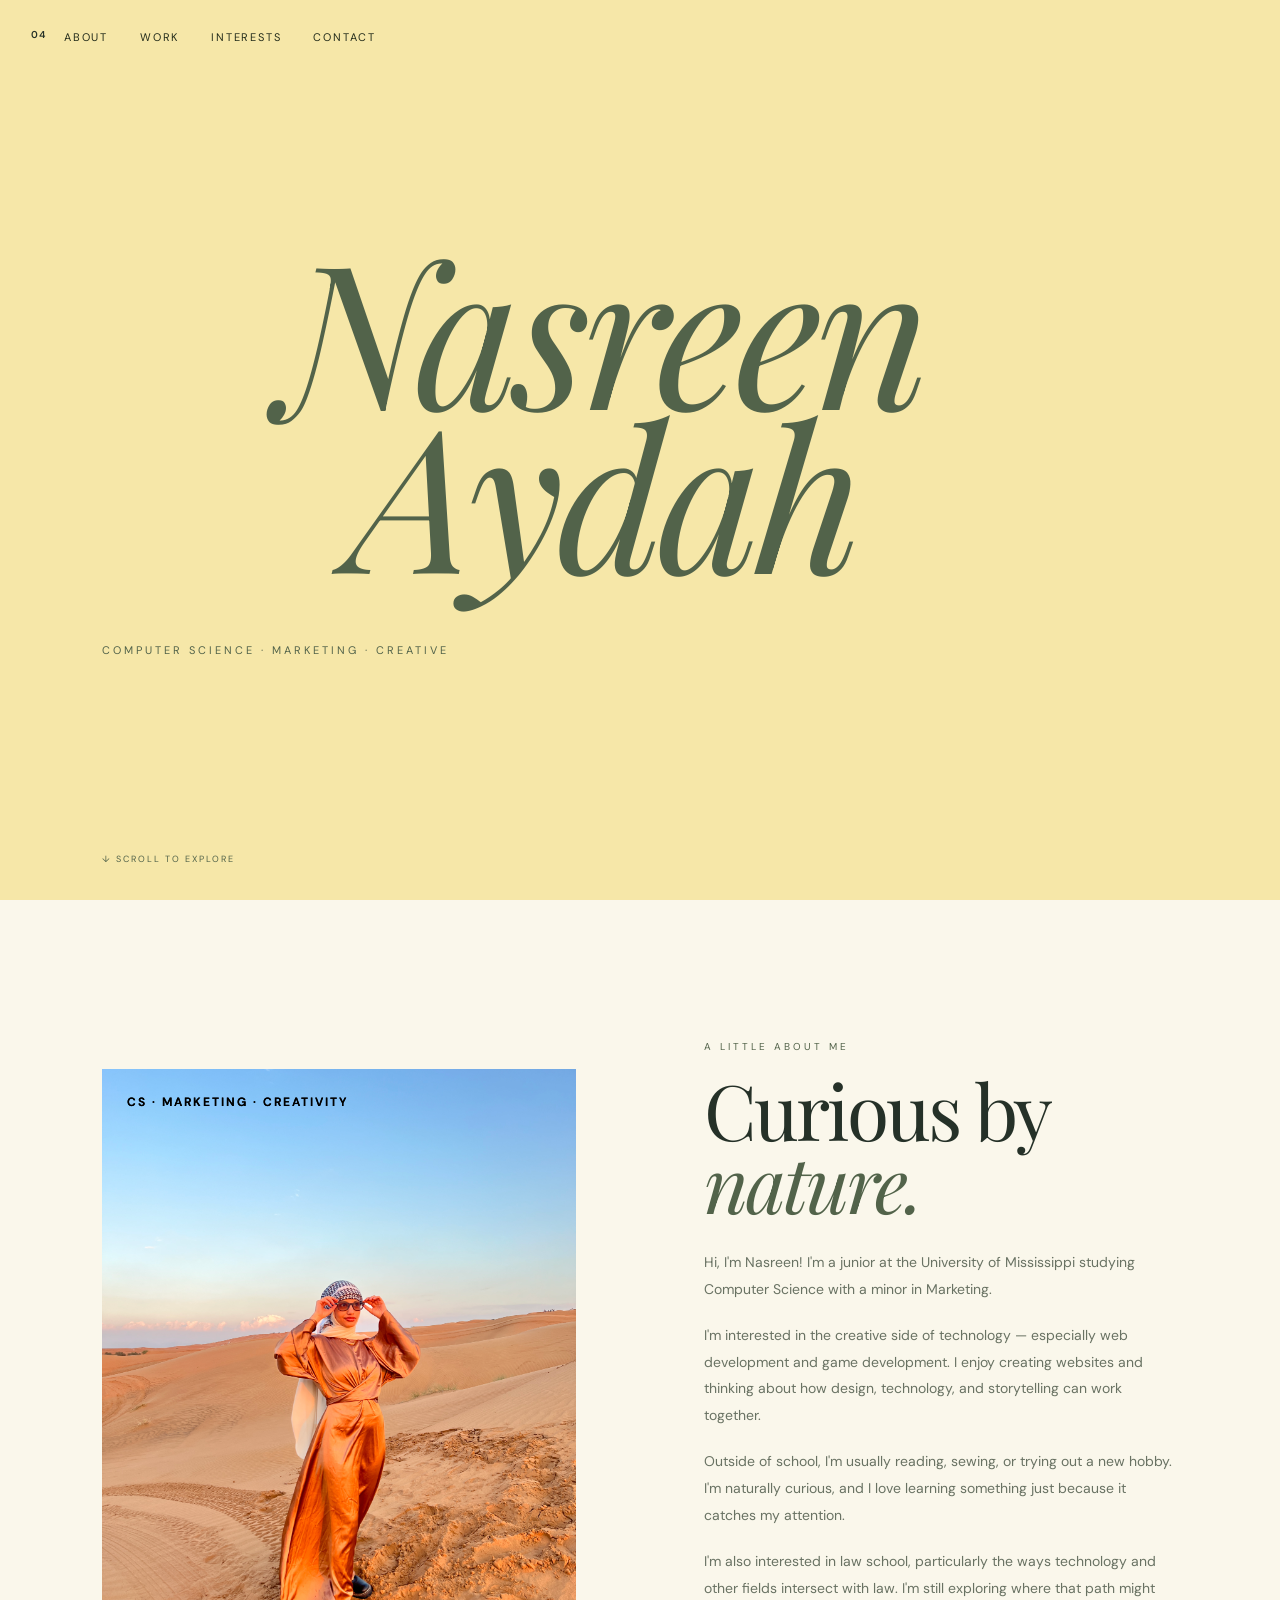
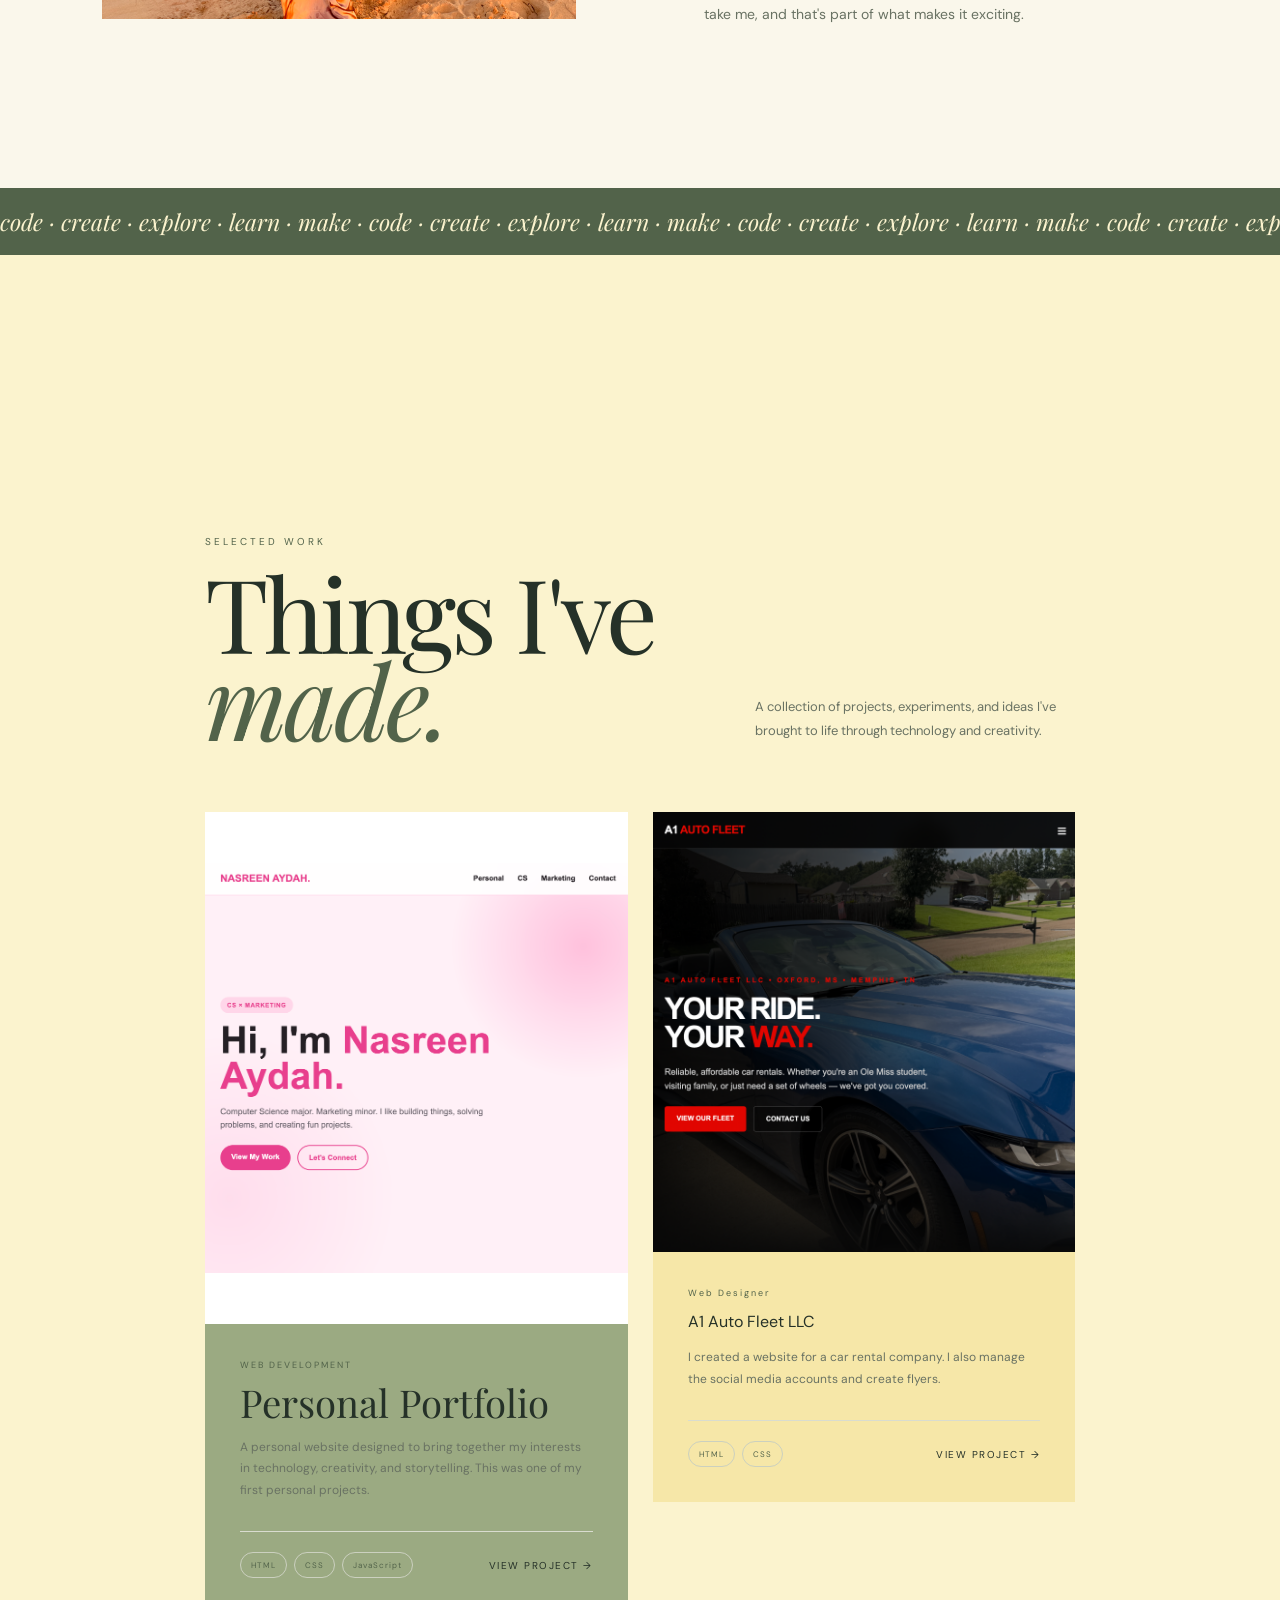
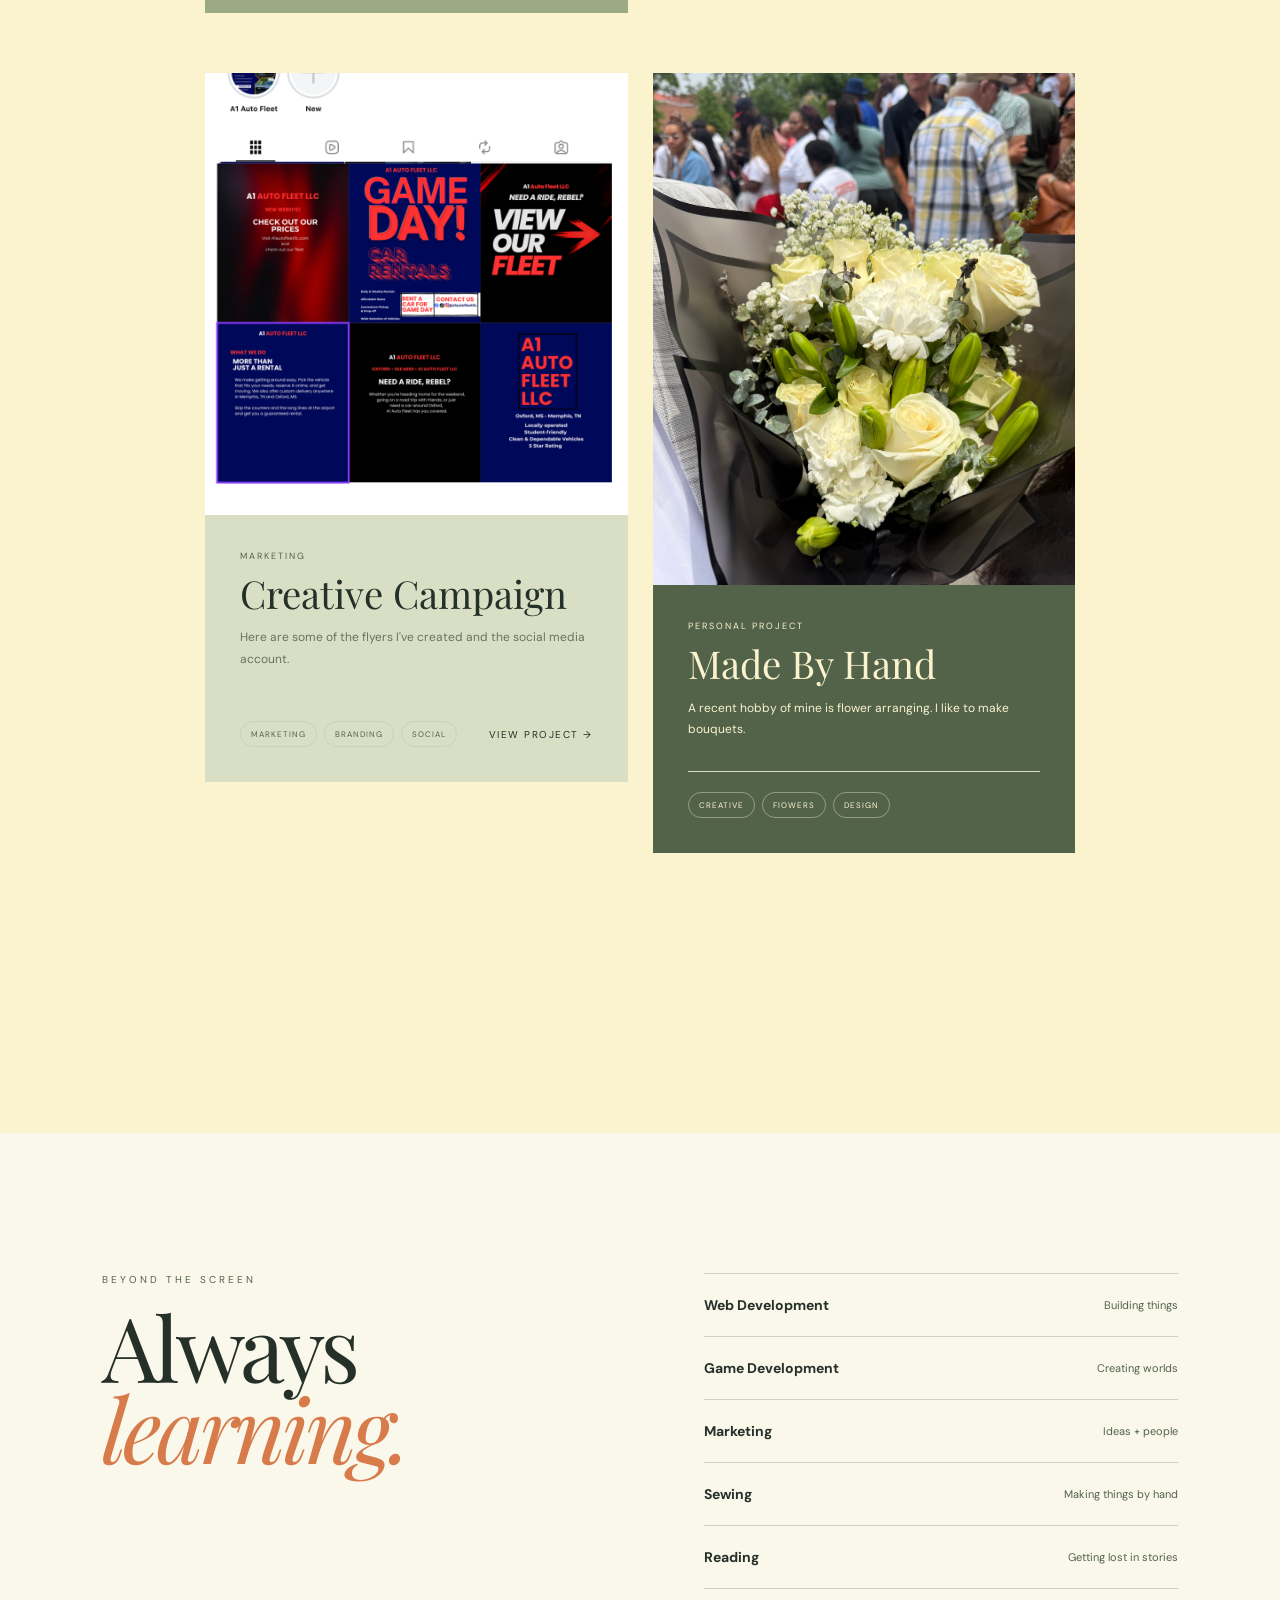
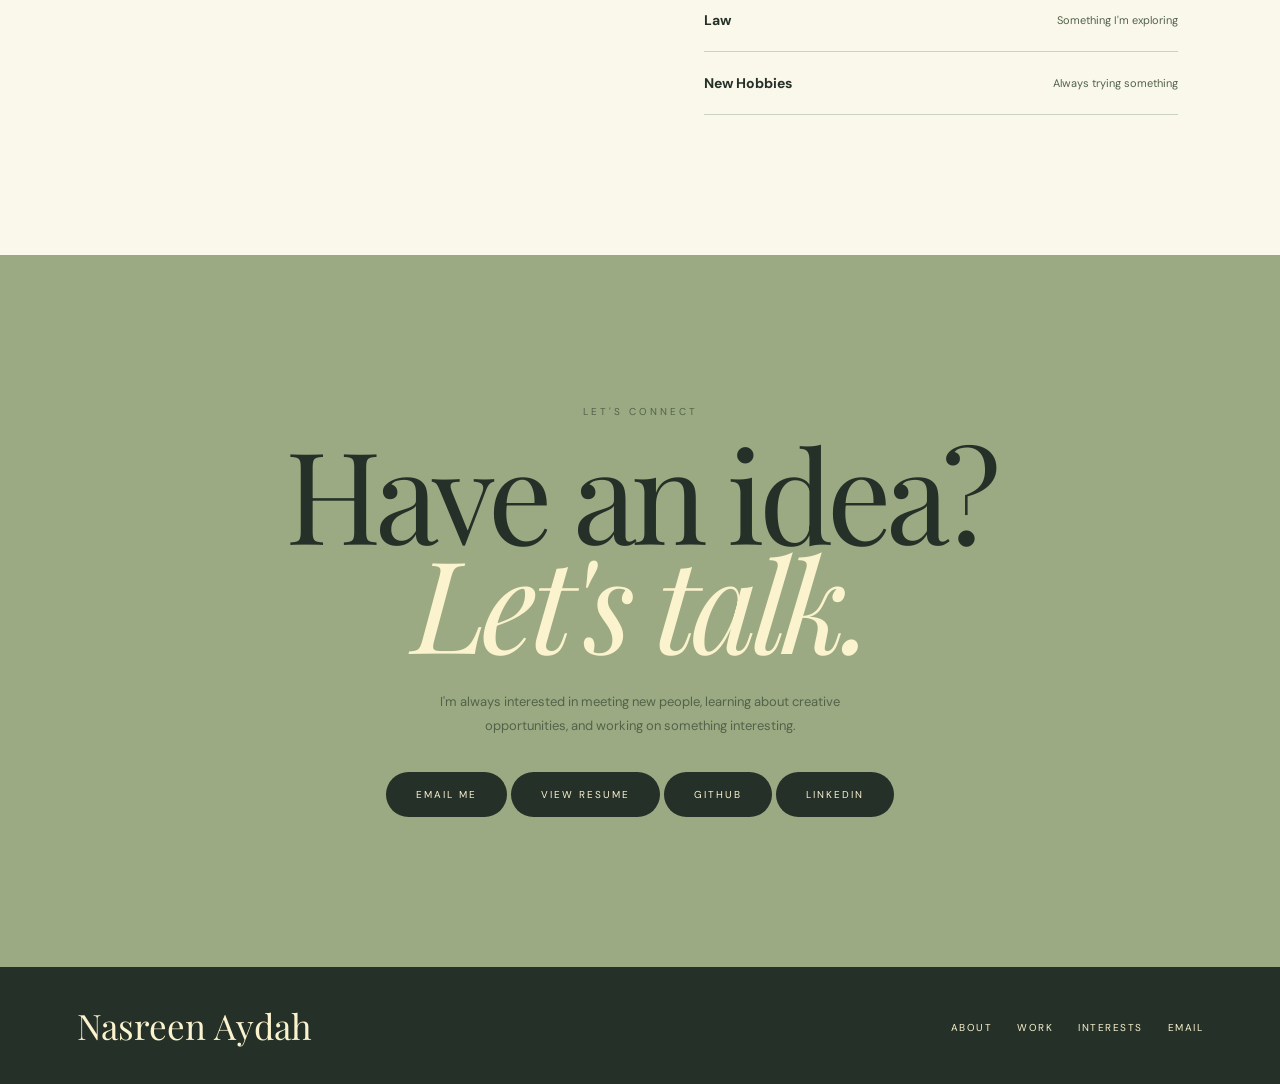
<file: index.html>
<!DOCTYPE html>
<html lang="en">
<head>
  <meta charset="UTF-8">
  <meta name="viewport" content="width=device-width, initial-scale=1.0">

  <title>Nasreen Aydah — Creative Portfolio</title>

  <!-- Google Fonts -->
  <link rel="preconnect" href="https://fonts.googleapis.com">
  <link rel="preconnect" href="https://fonts.gstatic.com" crossorigin>
  <link href="https://fonts.googleapis.com/css2?family=DM+Sans:wght@400;500;600&family=Playfair+Display:ital,wght@0,400;0,500;1,400&display=swap" rel="stylesheet">

  
  <link rel="stylesheet" href="creative.css">

</head>


<body>


  <!-- ================= NAVIGATION ================= -->

  <nav>

    

    <ul class="nav-links">

      <li>
        <a href="#about">About</a>
      </li>

      <li>
        <a href="#work">Work</a>
      </li>

      <li>
        <a href="#interests">Interests</a>
      </li>

      <li>
        <a href="#contact">Contact</a>
      </li>

    </ul>

  </nav>


  <!-- ================= HERO ================= -->

  <section class="hero">

    <div class="hero-content">
      <h1>
        
        <em>Nasreen</em>
        <em>Aydah</em>
      </h1>

      <div class="small-title">
        Computer Science · Marketing · Creative
      </div>

      
    </div>



    

    <div class="scroll">
      ↓ scroll to explore
    </div>

  </section>


  <!-- ================= ABOUT ================= -->

  <section class="about" id="about">

    <div class="about-image">
      <div class="about-image">
  <img src="me.png" alt="Nasreen Aydah">
</div>


    </div>


    <div class="about-text">

      <div class="label">
        A little about me
      </div>

      <h2>
        Curious by<br>
        <em>nature.</em>
      </h2>

      <p>
        Hi, I'm Nasreen! I'm a junior at the University of
        Mississippi studying Computer Science with a minor
        in Marketing.
      </p>

      <p>
        I'm interested in the creative side of technology —
        especially web development and game development.
        I enjoy creating websites and thinking about how
        design, technology, and storytelling can work together.
      </p>

      <p>
        Outside of school, I'm usually reading, sewing,
        or trying out a new hobby. I'm naturally curious,
        and I love learning something just because it
        catches my attention.
      </p>

      <p>
        I'm also interested in law school, particularly
        the ways technology and other fields intersect with
        law. I'm still exploring where that path might take me,
        and that's part of what makes it exciting.
      </p>

     

    </div>

  </section>


  <!-- ================= MARQUEE ================= -->

  <div class="marquee">

    <div class="marquee-inner">

      code · create · explore · learn · make ·
      code · create · explore · learn · make ·
      code · create · explore · learn · make ·
      code · create · explore · learn · make ·
      code · create · explore · learn · make ·
      code · create · explore · learn · make ·


    </div>

  </div>


  <!-- ================= WORK ================= -->

  <section class="work" id="work">

    


      <!-- ================= WORK ================= -->

<section class="work" id="work">

  <div class="work-header">

    <div>
      <div class="section-label">
        Selected work
      </div>

      <h2>
        Things I've<br>
        <em>made.</em>
      </h2>
    </div>

    <p>
      A collection of projects, experiments,
      and ideas I've brought to life through
      technology and creativity.
    </p>

  </div>


  <div class="projects">


    <!-- ================= PROJECT 01 ================= -->

    <article class="project-card project-large">

      <div class="project-image">

        <img
          src="portfolio.png"
          alt="Nasreen's personal portfolio website"
        >

        <div class="project-number">
          01
        </div>

      </div>


      <div class="project-info">

        <div>

          <div class="project-type">
            WEB DEVELOPMENT
          </div>

          <h3>
            Personal Portfolio
          </h3>

          <p>
            A personal website designed to bring together
            my interests in technology, creativity, and
            storytelling. This was one of my first personal projects.
          </p>

        </div>


        <div class="project-bottom">

          <div class="project-tags">
            <span>HTML</span>
            <span>CSS</span>
            <span>JavaScript</span>
          </div>

          <a href="https://niaydah.github.io/#contact" class="project-link">
            View project →
          </a>

        </div>

      </div>

    </article>



    <!-- ================= PROJECT 02 ================= -->

    <article class="project-card">

      <div class="project-image project-image-yellow">

        <img
          src="a1autofleet.png"
          alt="A1 Auto Fleet LLC"
        >

        <div class="project-number">
          02
        </div>

      </div>


      <div class="project-info">

        <div>

          <div class="project-type">
            Web Designer
          </div>
          A1 Auto Fleet LLC

        
          <h3>
            
          </h3>

          <p>
            I created a website for a car 
            rental company. I also manage the social media accounts
            and create flyers. 
          </p>

        </div>


        <div class="project-bottom">

          <div class="project-tags">
            <span>HTML</span>
            <span>CSS</span>
          </div>

          <a href="#" class="project-link">
            View project →
          </a>

        </div>

      </div>

    </article>



    <!-- ================= PROJECT 03 ================= -->

    <article class="project-card">

      <div class="project-image project-image-sage">

        <img
          src="marketing.png"
          alt="Marketing campaign project"
        >

        <div class="project-number">
          03
        </div>

      </div>


      <div class="project-info">

        <div>

          <div class="project-type">
            MARKETING
          </div>

          <h3>
            Creative Campaign
          </h3>

          <p>
            Here are some of the flyers I've created 
            and the social media account. 
          </p>

        </div>


        <div class="project-bottom">

          <div class="project-tags">
            <span>MARKETING</span>
            <span>BRANDING</span>
            <span>SOCIAL</span>
          </div>

          <a href="https://www.instagram.com/a1autofleetllc/" class="project-link">
            View project →
          </a>

        </div>

      </div>

    </article>



    <!-- ================= PROJECT 04 ================= -->

    <article class="project-card project-large">

      <div class="project-image project-image-green">

        <img
          src="flowers.png"
          alt="Creative personal project"
        >

        <div class="project-number">
          04
        </div>

      </div>


      <div class="project-info">

        <div>

          <div class="project-type">
            PERSONAL PROJECT
          </div>

          <h3>
            Made By Hand
          </h3>

          <p>
            A recent hobby of mine is flower arranging. 
            I like to make bouquets. 
          </p>

        </div>


        <div class="project-bottom">

          <div class="project-tags">
            <span>CREATIVE</span>
            <span>FlOWERS</span>
            <span>DESIGN</span>
          </div>

          
        </div>

      </div>

    </article>


  </div>

</section>

     

  </section>


  <!-- ================= INTERESTS ================= -->

  <section class="interests" id="interests">

    <div>

      <div class="section-label">
        Beyond the screen
      </div>

      <h2>
        Always
        <em>learning.</em>
      </h2>

    </div>


    <div class="interest-list">

      <div class="interest">
        <strong>Web Development</strong>
        <span>Building things</span>
      </div>

      <div class="interest">
        <strong>Game Development</strong>
        <span>Creating worlds</span>
      </div>

      <div class="interest">
        <strong>Marketing</strong>
        <span>Ideas + people</span>
      </div>

      <div class="interest">
        <strong>Sewing</strong>
        <span>Making things by hand</span>
      </div>

      <div class="interest">
        <strong>Reading</strong>
        <span>Getting lost in stories</span>
      </div>

      <div class="interest">
        <strong>Law</strong>
        <span>Something I'm exploring</span>
      </div>

      <div class="interest">
        <strong>New Hobbies</strong>
        <span>Always trying something</span>
      </div>

    </div>

  </section>


  <!-- ================= CONTACT ================= -->

  <section class="contact" id="contact">

    <div class="section-label">
      Let's connect
    </div>

    <h2>
      Have an idea?<br>
      <em>Let's talk.</em>
    </h2>

    <p>
      I'm always interested in meeting new people,
      learning about creative opportunities, and
      working on something interesting.
    </p>

    <a
      href="mailto:nasreenaydah@email.com"
      class="contact-button"
    >
      Email Me
    </a>

    <a href="NasreenResume20Fall.pdf" target="_blank" class="contact-button">
        View Resume
    </a>
    <a href="https://github.com/Niaydah" target="_blank" class="contact-button">
        GitHub
    </a>
    <a href="https://www.linkedin.com/in/nasreen-aydah-a81036337/" target="_blank" class="contact-button">
        LinkedIn
    </a>

  </section>


  <!-- ================= FOOTER ================= -->

  <footer>

    <div class="footer-content">

      <div class="footer-logo">
        Nasreen Aydah
      </div>

      <ul class="footer-links">

        <li>
          <a href="#about">About</a>
        </li>

        <li>
          <a href="#work">Work</a>
        </li>

        <li>
          <a href="#interests">Interests</a>
        </li>

        <li>
          <a href="mailto:nasreenaydah@email.com">
            Email
          </a>
        </li>

      </ul>

    </div>

  </footer>


</body>
</html>
</file>
<file: creative.css>
:root {
      --butter: #f6e7a8;
      --butter-light: #fbf3ce;
      --sage: #9baa82;
      --sage-dark: #52634a;
      --cream: #faf7eb;
      --ink: #253128;
      --orange: #d77b4b;
      --white: #fffdf5;
    }

    * {
      margin: 0;
      padding: 0;
      box-sizing: border-box;
    }

    html {
      scroll-behavior: smooth;
    }

    body {
      background: var(--cream);
      color: var(--ink);
      font-family: "DM Sans", sans-serif;
      overflow-x: hidden;
    }


    /* ================= NAVIGATION ================= */

    nav {
      position: fixed;
      top: 0;
      left: 0;
      width: 100%;
      z-index: 100;

      display: flex;
      justify-content: space-between;
      align-items: center;

      padding: 25px 5vw;

      mix-blend-mode: multiply;
    }

    .logo {
      font-family: "Playfair Display", serif;
      font-size: 27px;
      text-decoration: none;
      color: var(--ink);
    }

    .nav-links {
      display: flex;
      gap: 32px;
      list-style: none;
    }

    .nav-links a {
      text-decoration: none;
      color: var(--ink);

      font-size: 11px;
      text-transform: uppercase;
      letter-spacing: 1.8px;

      transition: opacity .3s;
    }

    .nav-links a:hover {
      opacity: .45;
    }


    /* ================= HERO ================= */

    .hero {
      min-height: 100vh;

      background: var(--butter);

      position: relative;
      overflow: hidden;

      display: flex;
      align-items: center;
    }

    .hero-content {
      width: 100%;
      padding: 130px 8vw 100px;

      position: relative;
      z-index: 5;
    }

    .small-title {
      font-size: 11px;
      text-transform: uppercase;
      letter-spacing: 3px;

      color: var(--sage-dark);

      margin-bottom: 28px;
      margin-top: 70px;

      align-items: center;

    }

    .hero h1 {
      font-family: "Playfair Display", serif;
      font-weight: 400;

      font-size: clamp(70px, 12vw, 160px);

      line-height: .82;
      letter-spacing: -7px;

      max-width: 1000px;
      text-align: center;
    }

    .hero h1 em {
      color: var(--sage-dark);
      display: block;
      font-size: 200px;
    }

    .hero-intro {
      max-width: 490px;

      margin-top: 45px;

      font-size: 15px;
      line-height: 1.8;

      color: var(--sage-dark);
    }

    .scroll {
      position: absolute;

      bottom: 35px;
      left: 8vw;

      font-size: 9px;
      letter-spacing: 2px;
      text-transform: uppercase;

      color: var(--sage-dark);
    }


    


    /* ================= ABOUT ================= */

    .about {
      padding: 140px 8vw;

      display: grid;
      grid-template-columns: 1fr 1fr;

      gap: 10vw;

      align-items: center;
    }

    .about-image {
      height: 550px;
      background: var(--sage);
      position: relative;
      overflow: hidden;
    }

    .about-image img {
      width: 100%;
      height: 100%;
      object-fit: cover;
      display: block;
    }

    

    .about-image::after {
  content: "CS · Marketing · Creativity";

  position: absolute;

  top: 25px;
  left: 25px;

  font-size: 12px;
  font-weight: 600;
  text-transform: uppercase;
  letter-spacing: 2px;

  color: #000000;

  z-index: 10;
}


    .about-text .label,
    .section-label {
      font-size: 10px;

      text-transform: uppercase;
      letter-spacing: 3px;

      color: var(--sage-dark);

      margin-bottom: 20px;
    }

    .about-text h2 {
      font-family: "Playfair Display", serif;

      font-size: clamp(50px, 6vw, 80px);

      font-weight: 400;

      line-height: .95;

      letter-spacing: -3px;

      margin-bottom: 30px;
    }

    .about-text h2 em {
      color: var(--sage-dark);
    }

    .about-text p {
      max-width: 500px;

      color: #697263;

      font-size: 14px;

      line-height: 1.9;

      margin-bottom: 20px;
    }


    /* ================= MARQUEE ================= */

    .marquee {
      background: var(--sage-dark);

      color: var(--butter-light);

      overflow: hidden;

      padding: 18px 0;

      white-space: nowrap;
    }

    .marquee-inner {
      display: inline-block;

      animation: marquee 20s linear infinite;

      font-family: "Playfair Display", serif;

      font-size: 23px;

      font-style: italic;
    }

    @keyframes marquee {

      from {
        transform: translateX(0);
      }

      to {
        transform: translateX(-50%);
      }

    }


    /* ================= WORK ================= */

.work {
  padding: 140px 8vw;
  background: var(--butter-light);
}

.work-header {
  display: flex;
  justify-content: space-between;
  align-items: flex-end;
  gap: 60px;
  margin-bottom: 70px;
}

.work-header h2 {
  font-family: "Playfair Display", serif;
  font-size: clamp(55px, 8vw, 110px);
  font-weight: 400;
  line-height: .85;
  letter-spacing: -4px;
}

.work-header h2 em {
  color: var(--sage-dark);
}

.work-header p {
  width: min(100%, 320px);
  font-size: 13px;
  line-height: 1.8;
  color: #697263;
}


/* PROJECT GRID */

.projects {
  display: grid;
  grid-template-columns: repeat(2, minmax(0, 1fr));
  gap: 60px 25px;
  width: 100%;
}


/* PROJECT CARD */

.project-card {
  width: 100%;
  overflow: hidden;

  transition:
    transform .4s ease,
    box-shadow .4s ease;
}

.project-card:hover {
  transform: translateY(-7px);

  box-shadow:
    0 20px 45px rgba(37, 49, 40, .12);
}


/* IMAGE */
/* IMAGE */
.project-image img {
  width: 100%;
  height: 100%;
  display: block;
  object-fit: cover;
}


/* FIRST PROJECT — SHOW ENTIRE IMAGE */

.project-card:first-child .project-image {
  background: #ffffff;
  display: flex;
  align-items: center;
  justify-content: center;
}

.project-card:first-child .project-image img {
  width: 110%;
  height: 80%;
  object-fit: cover;
  object-position: center center;
}

.project-large .project-image {
  height: clamp(350px, 40vw, 550px);
}

/* ALL IMAGE BOXES ARE WHITE */

.project-image-yellow,
.project-image-sage,
.project-image-green {
  background: #ffffff;
}

.project-image img {
  width: 100%;
  height: 100%;

  object-fit: cover;

  display: block;
}


/* NUMBER */

.project-number {
  position: absolute;
  top: 20px;
  left: 20px;

  padding: 8px 11px;

  background: var(--butter);

  color: var(--ink);

  font-size: 10px;
  font-weight: 600;
  letter-spacing: 1px;

  z-index: 5;
}


/* INFORMATION */

.project-info {
  padding: clamp(22px, 3vw, 35px);

  background: var(--sage);
}

.project-type {
  margin-bottom: 12px;

  font-size: 9px;
  letter-spacing: 2px;

  color: var(--sage-dark);
}

.project-info h3 {
  margin-bottom: 15px;

  font-family: "Playfair Display", serif;
  font-size: clamp(30px, 3vw, 42px);
  font-weight: 400;

  line-height: 1;
}

.project-info p {
  max-width: 550px;

  color: #697263;

  font-size: 12px;
  line-height: 1.8;
}

/* ALTERNATING INFO COLORS */

.project-card:nth-child(1) .project-info {
  background: var(--sage);
}

.project-card:nth-child(2) .project-info {
  background: var(--butter);
}

.project-card:nth-child(3) .project-info {
  background: #d8dfc5;
}

.project-card:nth-child(4) .project-info {
  background: var(--sage-dark);
  color: var(--butter-light);
}

/* DARK GREEN CARD TEXT */

.project-card:nth-child(4) .project-type,
.project-card:nth-child(4) .project-info p,
.project-card:nth-child(4) .project-link {
  color: var(--butter-light);
}

.project-card:nth-child(4) .project-tags span {
  color: var(--butter-light);
  border-color: rgba(251, 243, 206, .4);
}


/* INFORMATION */

.project-info {
  padding: clamp(22px, 3vw, 35px);
}

/* BOTTOM */

.project-bottom {
  display: flex;
  justify-content: space-between;
  align-items: center;

  gap: 20px;

  margin-top: 30px;
  padding-top: 20px;

  border-top: 1px solid #d9dccf;
}


/* TAGS */

.project-tags {
  display: flex;
  flex-wrap: wrap;
  gap: 7px;
}

.project-tags span {
  padding: 7px 10px;

  border: 1px solid #cbd0bf;
  border-radius: 30px;

  font-size: 8px;
  letter-spacing: 1px;

  color: var(--sage-dark);
}


/* LINK */

.project-link {
  flex-shrink: 0;

  color: var(--ink);
  text-decoration: none;

  font-size: 10px;
  text-transform: uppercase;
  letter-spacing: 1.5px;
}


/* ================= TABLET ================= */

@media (max-width: 900px) {

  .work {
    padding: 110px 6vw;
  }

  .work-header {
    gap: 40px;
  }

  .projects {
    gap: 40px 18px;
  }

}


/* ================= PHONE ================= */

@media (max-width: 650px) {

  .work {
    padding: 90px 7vw;
  }

  .work-header {
    display: block;
    margin-bottom: 50px;
  }

  .work-header h2 {
    font-size: clamp(55px, 17vw, 85px);
  }

  .work-header p {
    width: 100%;
    margin-top: 30px;
  }

  .projects {
    grid-template-columns: 1fr;
    gap: 55px;
  }

  .project-image,
  .project-large .project-image {
    height: 360px;
  }

  .project-info {
    padding: 25px;
  }

  .project-bottom {
    align-items: flex-start;
    flex-direction: column;
  }

}


    /* ================= INTERESTS ================= */

    .interests {
      padding: 140px 8vw;

      background: var(--cream);

      display: grid;

      grid-template-columns: 1fr 1fr;

      gap: 10vw;
    }

    .interests h2 {
      font-family: "Playfair Display", serif;

      font-size: clamp(55px, 7vw, 90px);

      font-weight: 400;

      line-height: .9;

      letter-spacing: -4px;
    }

    .interests h2 em {
      color: var(--orange);
    }

    .interest-list {
      border-top: 1px solid #cdd1c2;
    }

    .interest {
      display: flex;

      justify-content: space-between;

      align-items: center;

      padding: 22px 0;

      border-bottom: 1px solid #cdd1c2;

      font-size: 14px;
    }

    .interest span {
      color: var(--sage-dark);
      font-size: 11px;
    }


    /* ================= CONTACT ================= */

    .contact {
      padding: 150px 8vw;

      background: var(--sage);

      text-align: center;

      position: relative;

      overflow: hidden;
    }

    .contact h2 {
      font-family: "Playfair Display", serif;

      font-size: clamp(60px, 10vw, 130px);

      font-weight: 400;

      line-height: .85;

      letter-spacing: -6px;
    }

    .contact h2 em {
      color: var(--butter-light);
    }

    .contact p {
      margin: 35px auto;

      max-width: 430px;

      font-size: 13px;

      line-height: 1.8;

      color: var(--sage-dark);
    }

    .contact-button {
      display: inline-block;

      padding: 16px 30px;

      background: var(--ink);

      color: var(--butter-light);

      text-decoration: none;

      border-radius: 50px;

      text-transform: uppercase;

      letter-spacing: 2px;

      font-size: 10px;

      transition: transform .3s;
    }

    .contact-button:hover {
      transform: translateY(-4px);
    }


    /* ================= FOOTER ================= */

    footer {
      background: var(--ink);

      color: var(--butter-light);

      padding: 35px 6vw;
    }

    .footer-content {
      display: flex;

      justify-content: space-between;

      align-items: center;
    }

    .footer-logo {
      font-family: "Playfair Display", serif;

      font-size: 35px;
    }

    .footer-links {
      display: flex;

      gap: 25px;

      list-style: none;
    }

    .footer-links a {
      color: var(--butter-light);

      text-decoration: none;

      font-size: 10px;

      text-transform: uppercase;

      letter-spacing: 1.5px;
    }


    /* ================= MOBILE ================= */

    @media (max-width: 800px) {

      .nav-links {
        display: none;
      }

      .hero-content {
        padding-left: 7vw;
      }

      .hero h1 {
        letter-spacing: -4px;
      }

      .koi {
        transform: scale(.65);
      }

      .about {
        grid-template-columns: 1fr;

        padding: 100px 7vw;
      }

      .about-image {
        height: 420px;
      }

      .work {
        padding: 100px 7vw;
      }

      .work-header {
        display: block;
      }

      .work-header p {
        margin-top: 30px;
      }

      .work-grid {
        grid-template-columns: 1fr;
      }

      .interests {
        grid-template-columns: 1fr;

        padding: 100px 7vw;
      }

      .contact {
        padding: 110px 7vw;
      }

      .contact h2 {
        letter-spacing: -4px;
      }

      .footer-content {
        display: block;
      }

      .footer-links {
        margin-top: 25px;
      }

    }
</file>
